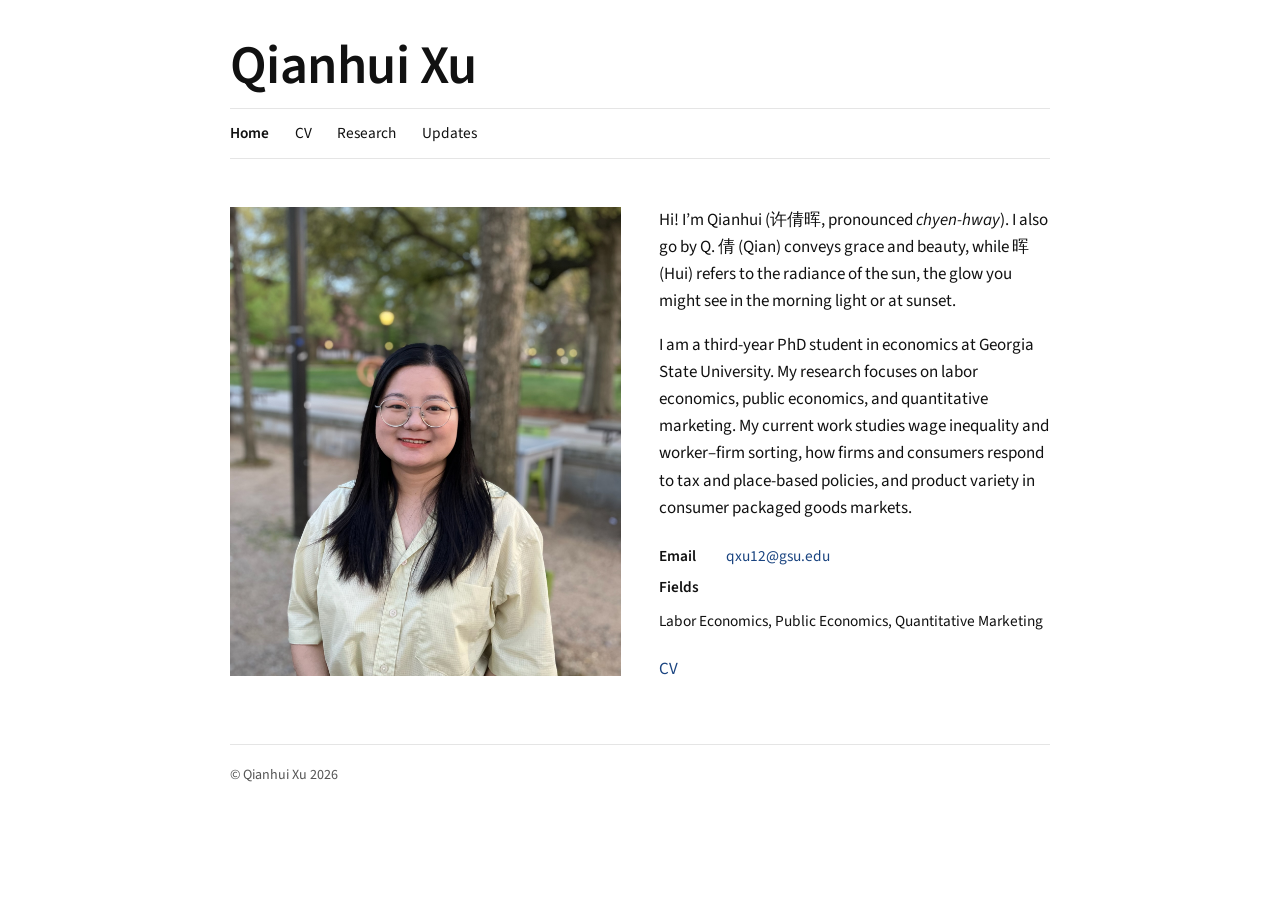
<file: index.html>
<!DOCTYPE html>
<html lang="en">
<head>
  <meta charset="UTF-8">
  <meta name="viewport" content="width=device-width, initial-scale=1.0">
  <title>Qianhui Xu | Economics PhD Student</title>
  <meta
    name="description"
    content="Qianhui Xu (许倩晖) is a PhD student in economics at Georgia State University working in labor economics, public economics, and quantitative marketing."
  >
  <link rel="preconnect" href="https://fonts.googleapis.com">
  <link rel="preconnect" href="https://fonts.gstatic.com" crossorigin>
  <link
    href="https://fonts.googleapis.com/css2?family=Source+Sans+3:wght@400;500;600;700&display=swap"
    rel="stylesheet"
  >
  <link rel="icon" type="image/png" href="assets/favicon.png">
  <link rel="stylesheet" href="style.css?v=20260916">
  <meta name="author" content="Qianhui Xu">
  <meta property="og:type" content="profile">
  <meta property="og:title" content="Qianhui Xu | Economics PhD Student">
  <meta property="og:description" content="PhD student in economics at Georgia State University. Labor economics, public economics, and quantitative marketing.">
  <meta property="og:url" content="https://xu-qianhui.github.io/">
  <meta property="og:image" content="https://xu-qianhui.github.io/assets/qianhui-xu-photo.jpg">
  <meta name="twitter:card" content="summary">
  <script type="application/ld+json">
  {
    "@context": "https://schema.org",
    "@type": "Person",
    "name": "Qianhui Xu",
    "url": "https://xu-qianhui.github.io/",
    "image": "https://xu-qianhui.github.io/assets/qianhui-xu-photo.jpg",
    "jobTitle": "PhD Student in Economics",
    "affiliation": {
      "@type": "CollegeOrUniversity",
      "name": "Georgia State University"
    },
    "email": "mailto:qxu12@gsu.edu",
    "sameAs": [
      "https://scholar.google.com/citations?user=aEYqAjsAAAAJ&hl=en"
    ]
  }
  </script>
</head>
<body>
  <header class="site-header">
    <div class="container">
      <h1 class="site-name">Qianhui Xu</h1>
      <nav class="site-nav" aria-label="Primary">
        <a class="is-current" href="index.html">Home</a>
        <a href="assets/Qianhui_Xu_CV.pdf" target="_blank" rel="noreferrer">CV</a>
        <a href="research.html">Research</a>
        <a href="updates.html">Updates</a>
      </nav>
    </div>
  </header>

  <main>
    <section class="hero">
      <div class="container">
        <img
          src="assets/qianhui-xu-photo.jpg"
          alt="Portrait of Qianhui Xu"
          class="portrait"
        >
        <div class="hero-copy">
          <div class="intro">
            <p>
              Hi! I&rsquo;m Qianhui (<span lang="zh-Hans">许倩晖</span>, pronounced <em>chyen-hway</em>). I also go by Q.
              <span lang="zh-Hans">倩</span> (Qian) conveys grace and beauty, while
              <span lang="zh-Hans">晖</span> (Hui) refers to the radiance of the sun, the glow
              you might see in the morning light or at sunset.
            </p>
            <p>
              I am a third-year PhD student in economics at Georgia State University.
              My research focuses on labor economics, public economics, and quantitative
              marketing. My current work studies wage inequality and worker&ndash;firm sorting,
              how firms and consumers respond to tax and place-based policies, and
              product variety in consumer packaged goods markets.
            </p>
          </div>

          <ul class="meta-list">
            <li><span>Email</span> <a href="mailto:qxu12@gsu.edu">qxu12@gsu.edu</a></li>
            <li><span>Fields</span> Labor Economics, Public Economics, Quantitative Marketing</li>
          </ul>

          <div class="hero-links" aria-label="Profile links">
            <a href="assets/Qianhui_Xu_CV.pdf" target="_blank" rel="noreferrer">CV</a>
          </div>
        </div>
      </div>
    </section>
  </main>

  <footer class="site-footer">
    <div class="container footer-wrap">
      <p>&copy; Qianhui Xu <span id="copyright-year">2026</span></p>
    </div>
  </footer>
  <script>document.getElementById('copyright-year').textContent=new Date().getFullYear();</script>
</body>
</html>
</file>
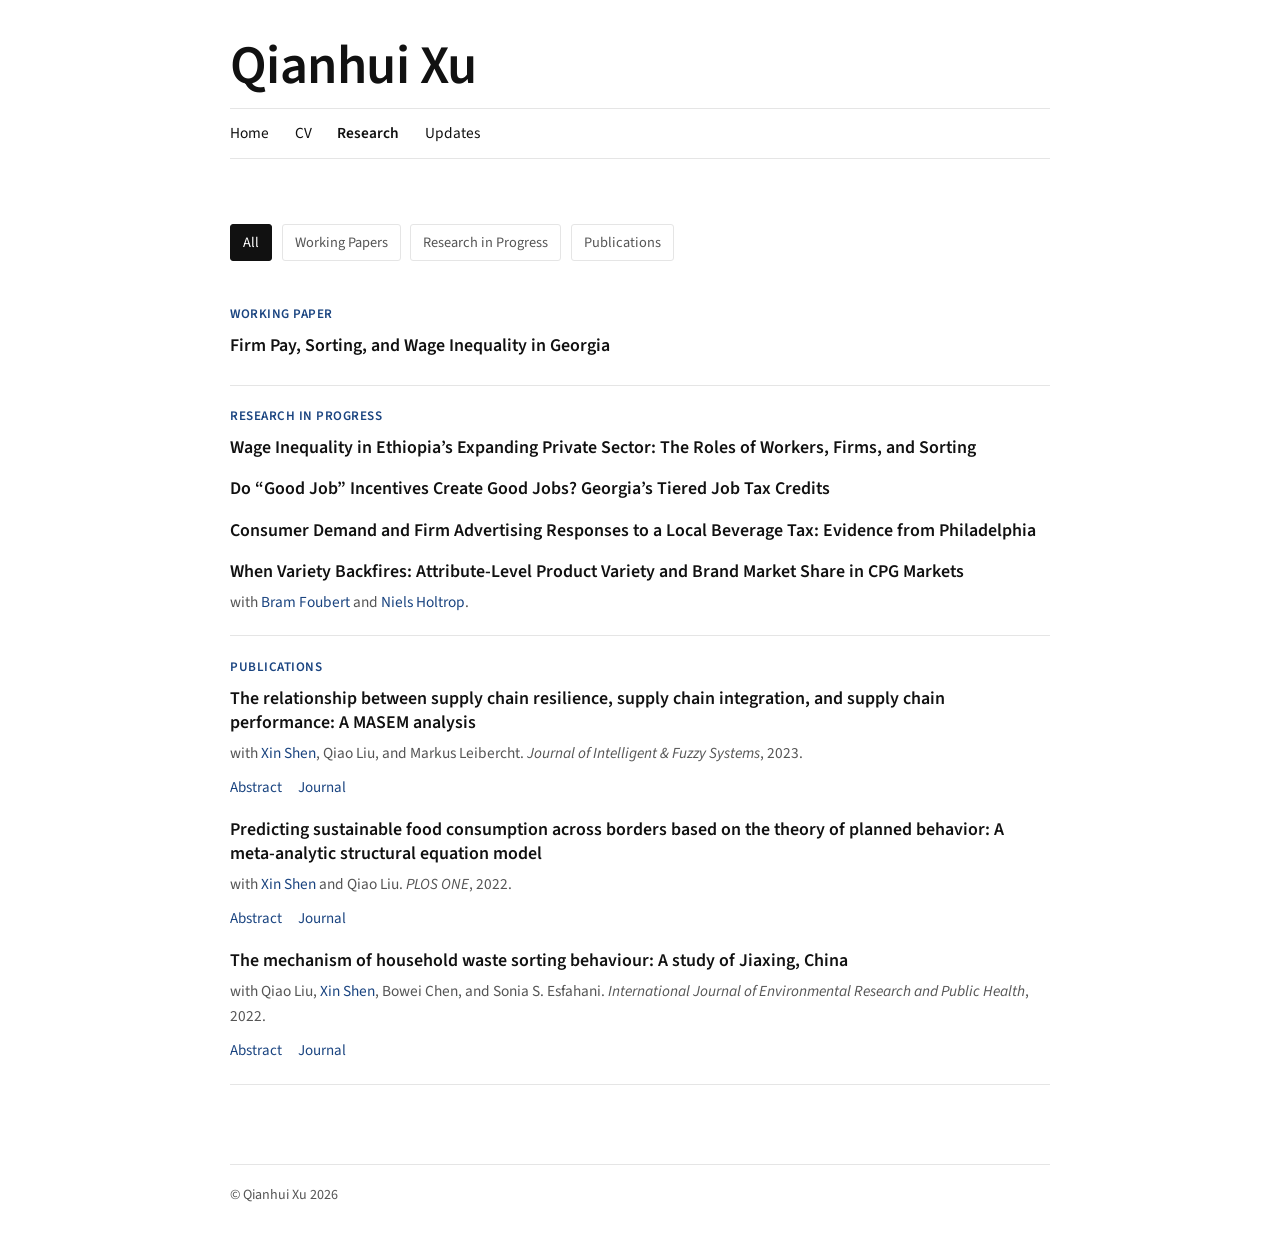
<file: research.html>
<!DOCTYPE html>
<html lang="en">
<head>
  <meta charset="UTF-8">
  <meta name="viewport" content="width=device-width, initial-scale=1.0">
  <title>Research | Qianhui Xu</title>
  <link rel="preconnect" href="https://fonts.googleapis.com">
  <link rel="preconnect" href="https://fonts.gstatic.com" crossorigin>
  <link
    href="https://fonts.googleapis.com/css2?family=Source+Sans+3:wght@400;500;600;700&display=swap"
    rel="stylesheet"
  >
  <link rel="icon" type="image/png" href="assets/favicon.png">
  <link rel="stylesheet" href="style.css?v=20260916">
</head>
<body>
  <header class="site-header">
    <div class="container">
      <div class="site-name"><a href="index.html" style="color:inherit;text-decoration:none">Qianhui Xu</a></div>
      <nav class="site-nav" aria-label="Primary">
        <a href="index.html">Home</a>
        <a href="assets/Qianhui_Xu_CV.pdf" target="_blank" rel="noreferrer">CV</a>
        <a class="is-current" href="research.html">Research</a>
        <a href="updates.html">Updates</a>
      </nav>
    </div>
  </header>

  <main class="page-main">
    <section class="page-header">
      <div class="container page-block">
        <div class="filters" role="tablist" aria-label="Filter research items">
          <button class="filter-btn active" data-filter="all" type="button">All</button>
          <button class="filter-btn" data-filter="working-paper" type="button">Working Papers</button>
          <button class="filter-btn" data-filter="in-progress" type="button">Research in Progress</button>
          <button class="filter-btn" data-filter="publication" type="button">Publications</button>
        </div>

        <div class="research-list">
          <article class="research-item" data-type="working-paper">
            <div class="item-topline">
              <span class="type-tag">Working Paper</span>
            </div>
            <h3>Firm Pay, Sorting, and Wage Inequality in Georgia</h3>
          </article>

          <article class="research-item" data-type="in-progress">
            <div class="item-topline">
              <span class="type-tag">Research in Progress</span>
            </div>
            <h3>Wage Inequality in Ethiopia&rsquo;s Expanding Private Sector: The Roles of Workers, Firms, and Sorting</h3>
            <h3>Do &ldquo;Good Job&rdquo; Incentives Create Good Jobs? Georgia&rsquo;s Tiered Job Tax Credits</h3>
            <h3>Consumer Demand and Firm Advertising Responses to a Local Beverage Tax: Evidence from Philadelphia</h3>
            <h3>When Variety Backfires: Attribute-Level Product Variety and Brand Market Share in CPG Markets</h3>
            <p class="item-meta">with <a href="https://www.maastrichtuniversity.nl/bpj-foubert" target="_blank" rel="noreferrer">Bram Foubert</a> and <a href="https://sites.google.com/site/nholtrop/" target="_blank" rel="noreferrer">Niels Holtrop</a>.</p>
          </article>

          <article class="research-item" data-type="publication">
            <div class="item-topline">
              <span class="type-tag">Publications</span>
            </div>
            <h3>The relationship between supply chain resilience, supply chain integration, and supply chain performance: A MASEM analysis</h3>
            <p class="item-meta">with <a href="https://scholar.google.com/citations?user=hpco_04AAAAJ&amp;hl=en" target="_blank" rel="noreferrer">Xin Shen</a>, Qiao Liu, and Markus Leibercht. <em>Journal of Intelligent &amp; Fuzzy Systems</em>, 2023.</p>
            <div class="item-links">
              <button class="abstract-toggle" type="button" aria-expanded="false" aria-controls="abstract-jifs">Abstract</button>
              <a href="https://doi.org/10.3233/JIFS-220649" target="_blank" rel="noreferrer">Journal</a>
            </div>
            <div class="abstract-panel" id="abstract-jifs" hidden>
              <p>
                With the acceleration of technological change and globalization, companies face increasing environmental uncertainty and complexity. The COVID-19 pandemic has severely damaged the global supply chain and aggravated the operational risks of supply chains. Industry and academia have conducted studies on the construction of resilient and integrated supply chains, and to date a bulk of empirical literature has already been accumulated. A notable feature of existing literature is the heterogeneity in the characterization of the relationship between supply chain resilience, supply chain integration, and supply chain performance. In this study meta-analysis and structural equation modeling (MASEM) methods are integrated to construct a theoretical framework of supply chain resilience, supply chain integration, and supply chain performance. 45 empirical studies (73 effect size data, 2092 samples) are selected from 10,623 papers published over the years 2013 to 2021 to explore the transmission mechanisms, the role of mediator variable, and boundary conditions of the relationship between supply chain resilience and supply chain performance. The results show that supply chain resilience can promote supply chain performance. Moreover, supply chain integration (supplier integration, internal integration, and customer integration) plays a partial mediating role for the impact of supply chain resilience on supply chain performance. Situations and measurement factors such as industry type, national culture (power distance), sampling area, and logistics performance have a certain impact on the relationship, and the usage of different indicators may lead to marked differences in conclusions regarding the relationship. By extracting the conclusions of existing empirical studies, this study proposes new insights into the mechanism of action of supply chain resilience, supply chain integration, and supply chain performance and provides specific suggestions for future supply chain management.
              </p>
            </div>
            <h3>Predicting sustainable food consumption across borders based on the theory of planned behavior: A meta-analytic structural equation model</h3>
            <p class="item-meta">with <a href="https://scholar.google.com/citations?user=hpco_04AAAAJ&amp;hl=en" target="_blank" rel="noreferrer">Xin Shen</a> and Qiao Liu. <em>PLOS ONE</em>, 2022.</p>
            <div class="item-links">
              <button class="abstract-toggle" type="button" aria-expanded="false" aria-controls="abstract-plos">Abstract</button>
              <a href="https://doi.org/10.1371/journal.pone.0275312" target="_blank" rel="noreferrer">Journal</a>
            </div>
            <div class="abstract-panel" id="abstract-plos" hidden>
              <p>
                Interest in sustainable food consumption has gradually increased over the previous third decades. Despite substantial studies addressing various topics connected to sustainable food consumption, little research systematically evaluates which factors influence consumers&rsquo; purchase of sustainable food. We aim to integrate preliminary findings, compare four original and extended models of the theory of planned behavior (TPB) in the context of sustainable food consumption, and identify measurement and situational moderators using a meta-analytic structural equation modeling approach. The results show that attitude (ATT), subjective norms (SN), and perceived behavioral control (PBC) were most strongly positively correlated with a purchase intention (PI) of sustainable food. Furthermore, the analysis of the moderating effects revealed significant differences in the relationship between PBC and purchase behavior (PB) and between SN and PI in developing and developed countries. In addition, by comparing four original and extended TPB models, this study proposes a theoretical framework to affect customers&rsquo; PI of sustainable food. The findings of this study can be used as a foundation for company marketing and government environmental protection promotion.
              </p>
            </div>
            <h3>The mechanism of household waste sorting behaviour: A study of Jiaxing, China</h3>
            <p class="item-meta">with Qiao Liu, <a href="https://scholar.google.com/citations?user=hpco_04AAAAJ&amp;hl=en" target="_blank" rel="noreferrer">Xin Shen</a>, Bowei Chen, and Sonia S. Esfahani. <em>International Journal of Environmental Research and Public Health</em>, 2022.</p>
            <div class="item-links">
              <button class="abstract-toggle" type="button" aria-expanded="false" aria-controls="abstract-ijerph">Abstract</button>
              <a href="https://doi.org/10.3390/ijerph19042447" target="_blank" rel="noreferrer">Journal</a>
            </div>
            <div class="abstract-panel" id="abstract-ijerph" hidden>
              <p>
                Economic growth and rapid urbanization have resulted in various urban issues related to sustainable development in emerging economies such as China. Nowadays, two-thirds of China&rsquo;s cities are besieged by waste and one-fourth of the cities have no space to build landfills. China is embarking on a top-down waste sorting revolution, in which residents&rsquo; awareness and behaviour of participation are fundamental to the success of garbage classification. The purpose of this paper is to understand residents&rsquo; waste sorting behaviour and identify the influencing factors in China. The subjects of this study are urban and rural residents in Jiaxing, where local government has begun to encourage waste classification but has not yet legalized it. With the integration of the theory of planned behaviour (TPB) and value-belief-norm theory (NAM), this study represents a &ldquo;motivation-intention-behaviour&rdquo; theoretical model for the systemic illustration of the antecedents of household waste sorting behaviour. A total of 541 questionnaires were administered in person in households in Jiaxing, China. Structural equation modelling with partial least squares was applied to analyse empirically. The results show that attitudes (ATT), subjective norm (SN), and perceived behavioural control (PBC) have a significant positive effect on the intention of household waste sorting (WSI), and the perceived policy effectiveness (PPE) has a positive and significant effect on the attitudes and waste sorting intention. The waste sorting intention has a positive and significant effect on waste sorting behaviour (WSB). In addition, individual characteristics have a significant impact on waste sorting behaviour, where respondents of women, higher income, and middle and old age are more willing to implement waste sorting behaviours. This study theoretically contributes to the literature by improving the understanding of the determinants of household solid waste sorting behaviour. It also provides several recommendations to improve existing policies at the practitioner level. These recommendations can be valuable references for waste management in China and other emerging economies.
              </p>
            </div>
          </article>
        </div>
      </div>
    </section>
  </main>

  <footer class="site-footer">
    <div class="container footer-wrap">
      <p>&copy; Qianhui Xu <span id="copyright-year">2026</span></p>
    </div>
  </footer>

  <script src="script.js?v=20260916"></script>
  <script>document.getElementById('copyright-year').textContent=new Date().getFullYear();</script>
</body>
</html>
</file>
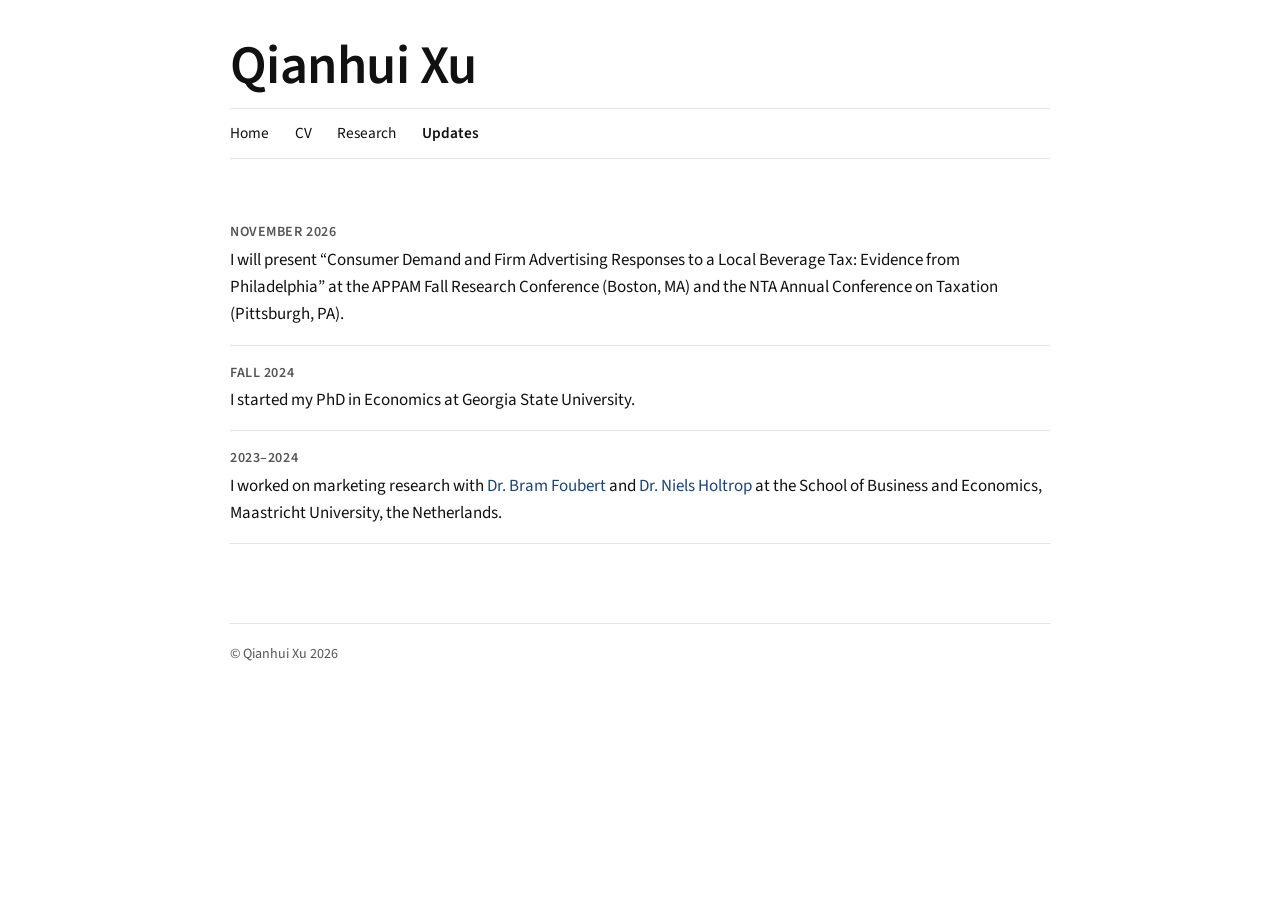
<file: updates.html>
<!DOCTYPE html>
<html lang="en">
<head>
  <meta charset="UTF-8">
  <meta name="viewport" content="width=device-width, initial-scale=1.0">
  <title>Updates | Qianhui Xu</title>
  <link rel="preconnect" href="https://fonts.googleapis.com">
  <link rel="preconnect" href="https://fonts.gstatic.com" crossorigin>
  <link
    href="https://fonts.googleapis.com/css2?family=Source+Sans+3:wght@400;500;600;700&display=swap"
    rel="stylesheet"
  >
  <link rel="icon" type="image/png" href="assets/favicon.png">
  <link rel="stylesheet" href="style.css?v=20260916">
</head>
<body>
  <header class="site-header">
    <div class="container">
      <div class="site-name"><a href="index.html" style="color:inherit;text-decoration:none">Qianhui Xu</a></div>
      <nav class="site-nav" aria-label="Primary">
        <a href="index.html">Home</a>
        <a href="assets/Qianhui_Xu_CV.pdf" target="_blank" rel="noreferrer">CV</a>
        <a href="research.html">Research</a>
        <a class="is-current" href="updates.html">Updates</a>
      </nav>
    </div>
  </header>

  <main class="page-main">
    <section class="page-header">
      <div class="container page-block">
        <div class="timeline">
          <article class="timeline-item">
            <p class="timeline-date">November 2026</p>
            <p>I will present &ldquo;Consumer Demand and Firm Advertising Responses to a Local Beverage Tax: Evidence from Philadelphia&rdquo; at the APPAM Fall Research Conference (Boston, MA) and the NTA Annual Conference on Taxation (Pittsburgh, PA).</p>
          </article>

          <article class="timeline-item">
            <p class="timeline-date">Fall 2024</p>
            <p>I started my PhD in Economics at Georgia State University.</p>
          </article>

          <article class="timeline-item">
            <p class="timeline-date">2023&ndash;2024</p>
            <p>I worked on marketing research with <a href="https://www.maastrichtuniversity.nl/bpj-foubert" target="_blank" rel="noreferrer">Dr. Bram Foubert</a> and <a href="https://sites.google.com/site/nholtrop/" target="_blank" rel="noreferrer">Dr. Niels Holtrop</a> at the School of Business and Economics, Maastricht University, the Netherlands.</p>
          </article>
        </div>
      </div>
    </section>
  </main>

  <footer class="site-footer">
    <div class="container footer-wrap">
      <p>&copy; Qianhui Xu <span id="copyright-year">2026</span></p>
    </div>
  </footer>
  <script>document.getElementById('copyright-year').textContent=new Date().getFullYear();</script>
</body>
</html>
</file>
<file: style.css>
:root {
  --bg: #ffffff;
  --text: #111111;
  --muted: #555555;
  --border: #e5e5e5;
  --accent: #1a4480;
  --container: 820px;
}

*,
*::before,
*::after {
  box-sizing: border-box;
}

html {
  scroll-behavior: smooth;
}

body {
  margin: 0;
  font-family: "Source Sans 3", -apple-system, BlinkMacSystemFont, "Segoe UI", sans-serif;
  background: var(--bg);
  color: var(--text);
  line-height: 1.6;
  font-size: 17px;
}

a {
  color: var(--accent);
  text-decoration: none;
}

a:hover {
  text-decoration: underline;
}

img {
  display: block;
  max-width: 100%;
}

.container {
  width: min(var(--container), calc(100% - 2rem));
  margin: 0 auto;
}

/* ---- Header: name + subtitle + nav ---- */
.site-header {
  background: var(--bg);
  padding: 2.4rem 0 0.6rem;
}

.site-name {
  margin: 0;
  font-size: clamp(2.4rem, 5vw, 3.4rem);
  font-weight: 600;
  letter-spacing: -0.01em;
  line-height: 1.05;
  color: var(--text);
}

.site-nav {
  display: flex;
  flex-wrap: wrap;
  gap: 0 1.6rem;
  margin-top: 0.8rem;
  padding: 0.7rem 0 0.8rem;
  border-top: 1px solid var(--border);
  border-bottom: 1px solid var(--border);
}

.site-nav a {
  color: var(--text);
  font-size: 0.96rem;
  text-decoration: none;
}

.site-nav a:hover {
  color: var(--accent);
}

.site-nav a.is-current {
  font-weight: 600;
  color: var(--text);
}

/* ---- Hero (homepage) ---- */
.hero {
  padding: 2.4rem 0 1.4rem;
}

.hero .container {
  display: grid;
  grid-template-columns: 1fr 1fr;
  gap: 2.4rem;
  align-items: start;
}

.portrait {
  width: 100%;
  height: auto;
  aspect-ratio: 5 / 6;
  border-radius: 0;
  object-fit: cover;
  background: #f4f4f4;
}

.hero-copy {
  text-align: left;
}

.intro p {
  margin: 0 0 1rem;
}

.meta-list {
  list-style: none;
  padding: 0;
  margin: 1.4rem 0;
  display: grid;
  gap: 0.4rem;
  font-size: 0.96rem;
}

.meta-list li {
  display: flex;
  flex-wrap: wrap;
  gap: 0.55rem;
}

.meta-list span {
  min-width: 3.6rem;
  font-weight: 600;
  color: var(--text);
}

.hero-links {
  display: flex;
  flex-wrap: wrap;
  gap: 1.1rem;
  margin-top: 1.2rem;
}

/* ---- Inner pages ---- */
.page-main {
  padding: 1.8rem 0 0;
}

.page-title {
  margin: 0 0 0.4rem;
  font-size: clamp(1.8rem, 3.4vw, 2.4rem);
  font-weight: 600;
  letter-spacing: -0.01em;
}

.page-block {
  padding: 0.5rem 0 2.5rem;
}

.section-note {
  margin: 0 0 1.2rem;
  color: var(--muted);
  font-size: 0.96rem;
}

.section-heading {
  margin-bottom: 1.4rem;
}

.section-heading h2 {
  margin: 0 0 0.45rem;
  font-size: 1.5rem;
  font-weight: 600;
}

.section-heading p {
  margin: 0;
  max-width: 64ch;
  color: var(--muted);
}

/* ---- Filters ---- */
.filters {
  display: flex;
  flex-wrap: wrap;
  gap: 0.6rem;
  margin: 1.2rem 0 1.4rem;
}

.filter-btn {
  border: 1px solid var(--border);
  background: transparent;
  color: var(--muted);
  border-radius: 3px;
  padding: 0.35rem 0.75rem;
  font: inherit;
  font-size: 0.9rem;
  cursor: pointer;
  transition: background 120ms ease, color 120ms ease, border-color 120ms ease;
}

.filter-btn:hover,
.filter-btn:focus-visible {
  background: #f4f4f4;
  color: var(--text);
  outline: none;
}

.filter-btn.active {
  background: var(--text);
  color: #ffffff;
  border-color: var(--text);
}

/* ---- Research/publication items ---- */
.research-list,
.publication-list {
  display: grid;
  gap: 0;
}

.research-item,
.publication-item,
.teaching-card {
  border: 0;
  border-bottom: 1px solid var(--border);
  padding: 1.3rem 0;
}

.research-item.is-hidden {
  display: none;
}

.item-topline {
  display: flex;
  flex-wrap: wrap;
  gap: 0.65rem;
  margin-bottom: 0.55rem;
  font-size: 0.82rem;
  text-transform: uppercase;
  letter-spacing: 0.04em;
}

.type-tag {
  color: var(--accent);
  font-weight: 600;
}

.year-tag {
  color: var(--muted);
}

.research-item h3,
.publication-item h3 {
  margin: 0 0 0.4rem;
  font-size: 1.12rem;
  font-weight: 600;
  line-height: 1.32;
}

.research-item h3 + h3 {
  margin-top: 1.1rem;
}

.research-item .item-links + h3,
.research-item .abstract-panel + h3 {
  margin-top: 1.1rem;
}

.item-links .abstract-toggle {
  margin-top: 0;
  font-size: inherit;
}

.publication-item {
  padding: 0.9rem 0;
}

.item-meta,
.publication-item p,
.teaching-card p {
  margin: 0;
  color: var(--muted);
  font-size: 0.96rem;
}

.abstract-toggle {
  margin-top: 0.7rem;
  border: 0;
  background: transparent;
  padding: 0;
  font: inherit;
  font-size: 0.92rem;
  color: var(--accent);
  cursor: pointer;
}

.abstract-toggle:hover {
  text-decoration: underline;
}

.abstract-panel {
  margin-top: 0.8rem;
  padding: 0.1rem 0 0.1rem 1rem;
  border-left: 2px solid var(--border);
}

.abstract-panel p {
  margin: 0;
  font-size: 0.96rem;
}

.item-links {
  display: flex;
  flex-wrap: wrap;
  gap: 1rem;
  margin-top: 0.7rem;
  font-size: 0.94rem;
}

/* ---- Timeline (updates page) ---- */
.timeline {
  display: grid;
  gap: 0;
}

.timeline-item {
  padding: 1rem 0;
  border-bottom: 1px solid var(--border);
}

.timeline-date {
  margin: 0 0 0.2rem;
  color: var(--muted);
  font-weight: 600;
  font-size: 0.88rem;
  text-transform: uppercase;
  letter-spacing: 0.04em;
}

.timeline-item p:last-child {
  margin: 0;
}

/* ---- Teaching ---- */
.teaching-title {
  font-size: 1.1rem;
  font-weight: 600;
  margin-bottom: 0.45rem;
}

/* ---- Footer ---- */
.site-footer {
  padding: 2.4rem 0 3rem;
}

.footer-wrap {
  border-top: 1px solid var(--border);
  padding-top: 1.2rem;
  color: var(--muted);
  font-size: 0.88rem;
}

.footer-wrap p {
  margin: 0;
}

/* ---- Responsive ---- */
@media (max-width: 700px) {
  body {
    font-size: 16px;
  }

  .container {
    width: calc(100% - 1.4rem);
  }

  .site-header {
    padding-top: 1.6rem;
  }

  .site-nav {
    gap: 0.6rem 1.2rem;
  }

  .portrait {
    width: 130px;
    height: 130px;
  }

  .hero .container {
    grid-template-columns: 1fr;
    justify-items: center;
    text-align: center;
  }

  .hero-copy {
    text-align: left;
  }
}
</file>
